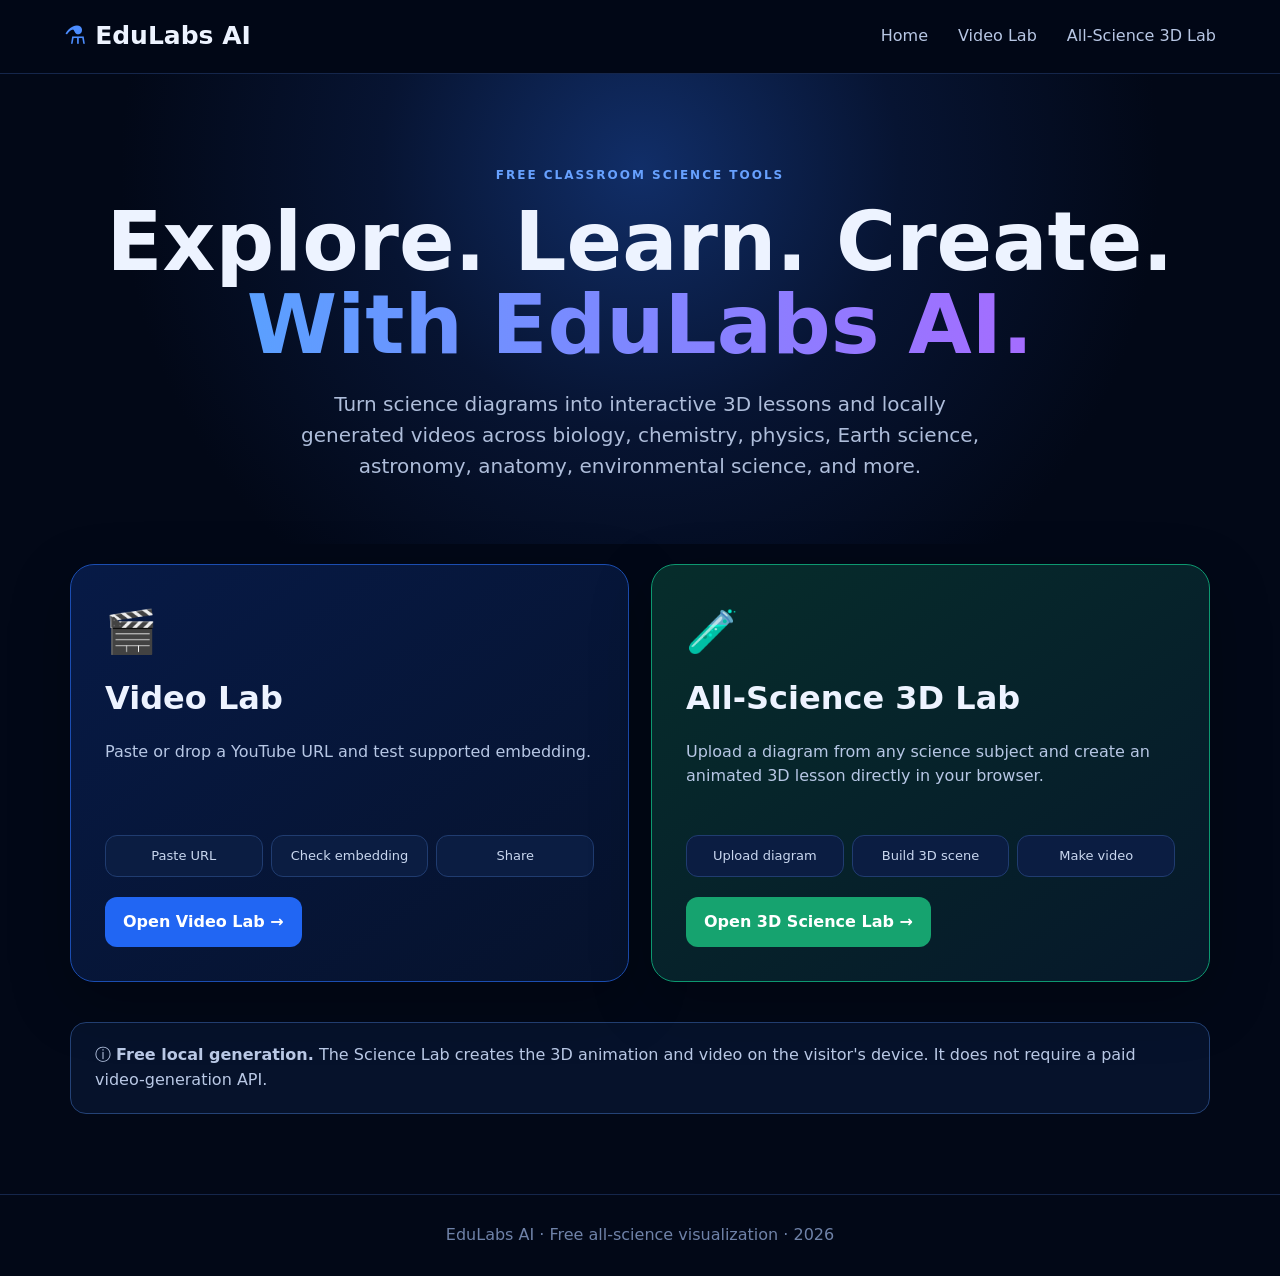
<file: index.html>
<!doctype html><html lang="en"><head><meta charset="utf-8"><meta name="viewport" content="width=device-width,initial-scale=1"><title>EduLabs AI</title><link rel="stylesheet" href="styles.css"></head><body><header class="nav"><a class="brand" href="index.html">⚗ <span>EduLabs AI</span></a><nav><a href="index.html">Home</a><a href="video.html">Video Lab</a><a href="science.html">All-Science 3D Lab</a></nav></header><main><section class="hero"><div class="eyebrow">Free classroom science tools</div><h1>Explore. Learn. Create.<br><span>With EduLabs AI.</span></h1><p>Turn science diagrams into interactive 3D lessons and locally generated videos across biology, chemistry, physics, Earth science, astronomy, anatomy, environmental science, and more.</p></section><section class="cards"><article class="card"><div class="icon">🎬</div><h2>Video Lab</h2><p>Paste or drop a YouTube URL and test supported embedding.</p><div class="steps"><i>Paste URL</i><i>Check embedding</i><i>Share</i></div><a class="cta" href="video.html">Open Video Lab →</a></article><article class="card science"><div class="icon">🧪</div><h2>All-Science 3D Lab</h2><p>Upload a diagram from any science subject and create an animated 3D lesson directly in your browser.</p><div class="steps"><i>Upload diagram</i><i>Build 3D scene</i><i>Make video</i></div><a class="cta" href="science.html">Open 3D Science Lab →</a></article></section><div class="notice">ⓘ <b>Free local generation.</b> The Science Lab creates the 3D animation and video on the visitor's device. It does not require a paid video-generation API.</div></main><footer>EduLabs AI · Free all-science visualization · 2026</footer></body></html>
</file>
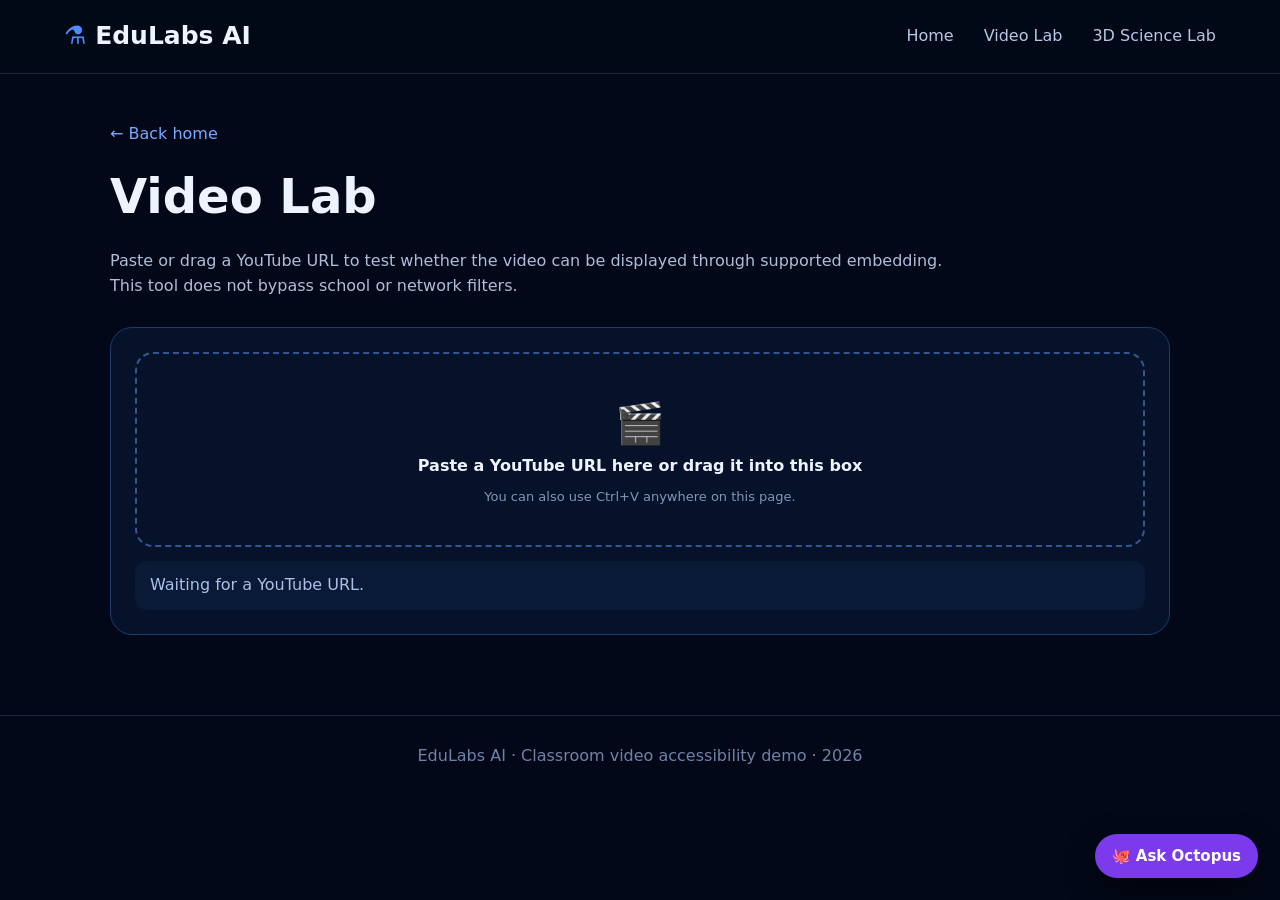
<file: video.html>
<!doctype html><html lang="en"><head><meta charset="utf-8"><meta name="viewport" content="width=device-width,initial-scale=1"><title>Video Lab · EduLabs AI</title><link rel="stylesheet" href="styles.css"></head><body><header class="nav"><a class="brand" href="index.html">⚗ <span>EduLabs AI</span></a><nav><a href="index.html">Home</a><a href="video.html">Video Lab</a><a href="science.html">3D Science Lab</a></nav></header><main class="lab"><a class="toplink" href="index.html">← Back home</a><h1>Video Lab</h1><p>Paste or drag a YouTube URL to test whether the video can be displayed through supported embedding. This tool does not bypass school or network filters.</p><section class="panel"><div class="drop" id="drop"><div style="font-size:40px">🎬</div><b>Paste a YouTube URL here or drag it into this box</b><div class="small">You can also use Ctrl+V anywhere on this page.</div></div><div id="status" class="status">Waiting for a YouTube URL.</div><div id="player"></div><div id="share"></div></section></main><footer>EduLabs AI · Classroom video accessibility demo · 2026</footer><script>const drop=document.getElementById('drop'),status=document.getElementById('status'),player=document.getElementById('player'),share=document.getElementById('share');function id(s){try{const u=new URL(s);if(u.hostname.includes('youtu.be'))return u.pathname.slice(1).split('/')[0];if(u.hostname.includes('youtube.com'))return u.searchParams.get('v')||u.pathname.split('/').pop()}catch{}return null}function load(s){const v=id(s.trim());if(!v){status.textContent='That does not look like a YouTube URL.';return}status.textContent='Loaded supported embed preview. If embedding is disabled for this video, YouTube may show an error.';player.innerHTML='<div style="margin-top:18px;aspect-ratio:16/9"><iframe style="width:100%;height:100%;border:0;border-radius:16px" src="https://www.youtube.com/embed/'+encodeURIComponent(v)+'" title="YouTube video" allow="accelerometer;autoplay;clipboard-write;encrypted-media;gyroscope;picture-in-picture" allowfullscreen></iframe></div>';const url=location.origin+location.pathname+'?v='+encodeURIComponent(v);share.innerHTML='<div class="share"><b>Share this page</b><input readonly value="'+url+'" onclick="this.select()"></div>'}drop.ondragover=e=>e.preventDefault();drop.ondrop=e=>{e.preventDefault();const text=e.dataTransfer.getData('text/uri-list')||e.dataTransfer.getData('text/plain');if(text)load(text)};document.addEventListener('paste',e=>{const text=e.clipboardData.getData('text');if(text&&text.includes('youtu'))load(text)});const q=new URLSearchParams(location.search).get('v');if(q)load('https://youtube.com/watch?v='+q);</script><script src="octopus-helper.js"></script></body></html>
</file>
<file: styles.css>
*{box-sizing:border-box}body{margin:0;background:#020817;color:#edf3ff;font:16px/1.55 Inter,system-ui,Arial,sans-serif}a{color:inherit;text-decoration:none}.nav{height:74px;border-bottom:1px solid #15264b;display:flex;align-items:center;justify-content:space-between;padding:0 5%;background:#020817e8;position:sticky;top:0;z-index:5}.brand{font-size:25px;font-weight:800}.brand:first-letter{color:#4c8dff}.nav nav{display:flex;gap:30px;color:#b8c7e5}.nav nav a:hover{color:#fff}.hero{text-align:center;padding:92px 20px 62px;background:radial-gradient(circle at 50% 20%,#112e68 0,#071432 35%,#020817 70%)}.eyebrow{color:#67a1ff;text-transform:uppercase;letter-spacing:2px;font-size:12px;font-weight:800}.hero h1{font-size:clamp(48px,7vw,82px);line-height:1.02;margin:15px 0 22px}.hero h1 span{background:linear-gradient(90deg,#5aa0ff,#a56cff);color:transparent;background-clip:text}.hero p{max-width:720px;margin:auto;color:#aebdda;font-size:20px}.cards{display:grid;grid-template-columns:repeat(2,minmax(0,1fr));gap:22px;max-width:1180px;margin:0 auto;padding:20px}.card{border:1px solid #1b4db1;border-radius:24px;padding:34px;background:linear-gradient(145deg,#071a46,#06122c);box-shadow:0 20px 60px #0004}.card.science{border-color:#0d9870;background:linear-gradient(145deg,#062d2b,#06182a)}.icon{font-size:42px}.card h2{font-size:32px;margin:10px 0}.card p{color:#b7c7e5;min-height:75px}.steps{display:flex;gap:8px;margin:20px 0}.steps i{font-style:normal;background:#0b1d42;border:1px solid #203c70;padding:10px 12px;border-radius:12px;font-size:13px;color:#c9d7ef;flex:1;text-align:center}.cta,.btn{display:inline-block;border:0;border-radius:12px;padding:13px 18px;background:#2166f3;color:#fff;font-weight:800;cursor:pointer}.science .cta,.btn.green{background:#16a36f}.notice{max-width:1140px;margin:20px auto 80px;padding:20px 24px;border:1px solid #244276;border-radius:16px;color:#b9c8e5;background:#06122b}.lab{max-width:1100px;margin:auto;padding:48px 20px 80px}.lab h1{font-size:48px;margin:12px 0}.lab>p{color:#aebdda;max-width:850px}.panel{margin-top:28px;border:1px solid #1c3b70;border-radius:22px;padding:24px;background:#06122a}.drop{border:2px dashed #31578e;border-radius:18px;padding:38px;text-align:center;cursor:pointer;position:relative}.drop.green{border-color:#178d6a}.drop input{display:block;position:absolute;inset:0;width:100%;height:100%;opacity:0;cursor:pointer;z-index:2}.small{font-size:13px;color:#8295b9;margin-top:8px}.row{display:grid;grid-template-columns:1.2fr 1.4fr auto;gap:12px;margin:18px 0}.field{width:100%;padding:14px;border-radius:12px;border:1px solid #24416f;background:#07152f;color:#eef4ff}.scene{height:520px;border-radius:18px;overflow:hidden;border:1px solid #18366a;background:#020817}.scene canvas{width:100%;height:100%;display:block}.status{margin-top:14px;padding:12px 15px;background:#081a36;border-radius:12px;color:#a9c0e8}.video{width:100%;margin-top:18px;border-radius:16px;background:#000}.toplink{color:#77a9ff}.share{margin-top:14px;padding:12px;border-radius:12px;background:#07152f;color:#a9bce0}.share input{width:100%;margin-top:8px;padding:10px;background:#020817;color:#fff;border:1px solid #24416f;border-radius:8px}footer{text-align:center;border-top:1px solid #15264b;padding:28px;color:#6f82a8}@media(max-width:760px){.nav nav{gap:12px;font-size:13px}.cards{grid-template-columns:1fr}.row{grid-template-columns:1fr}.scene{height:420px}.hero h1{font-size:48px}}
</file>
